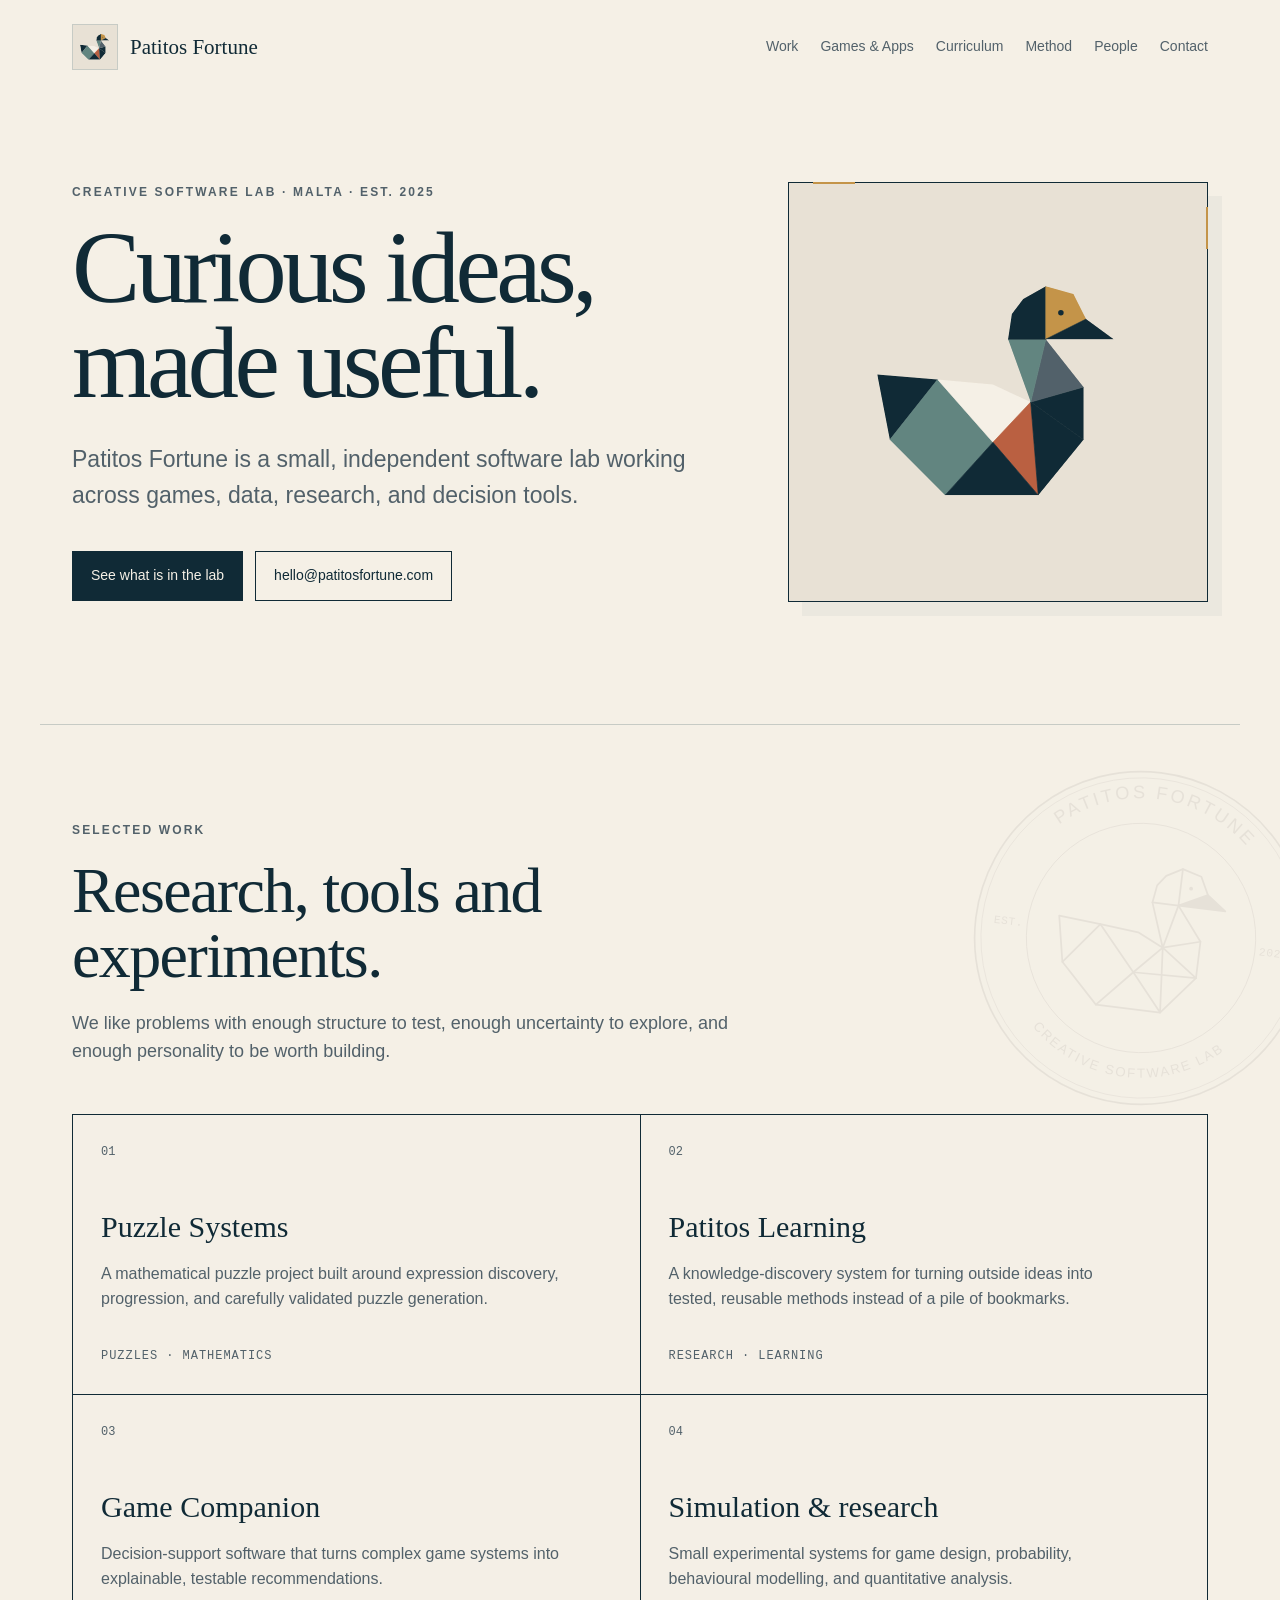
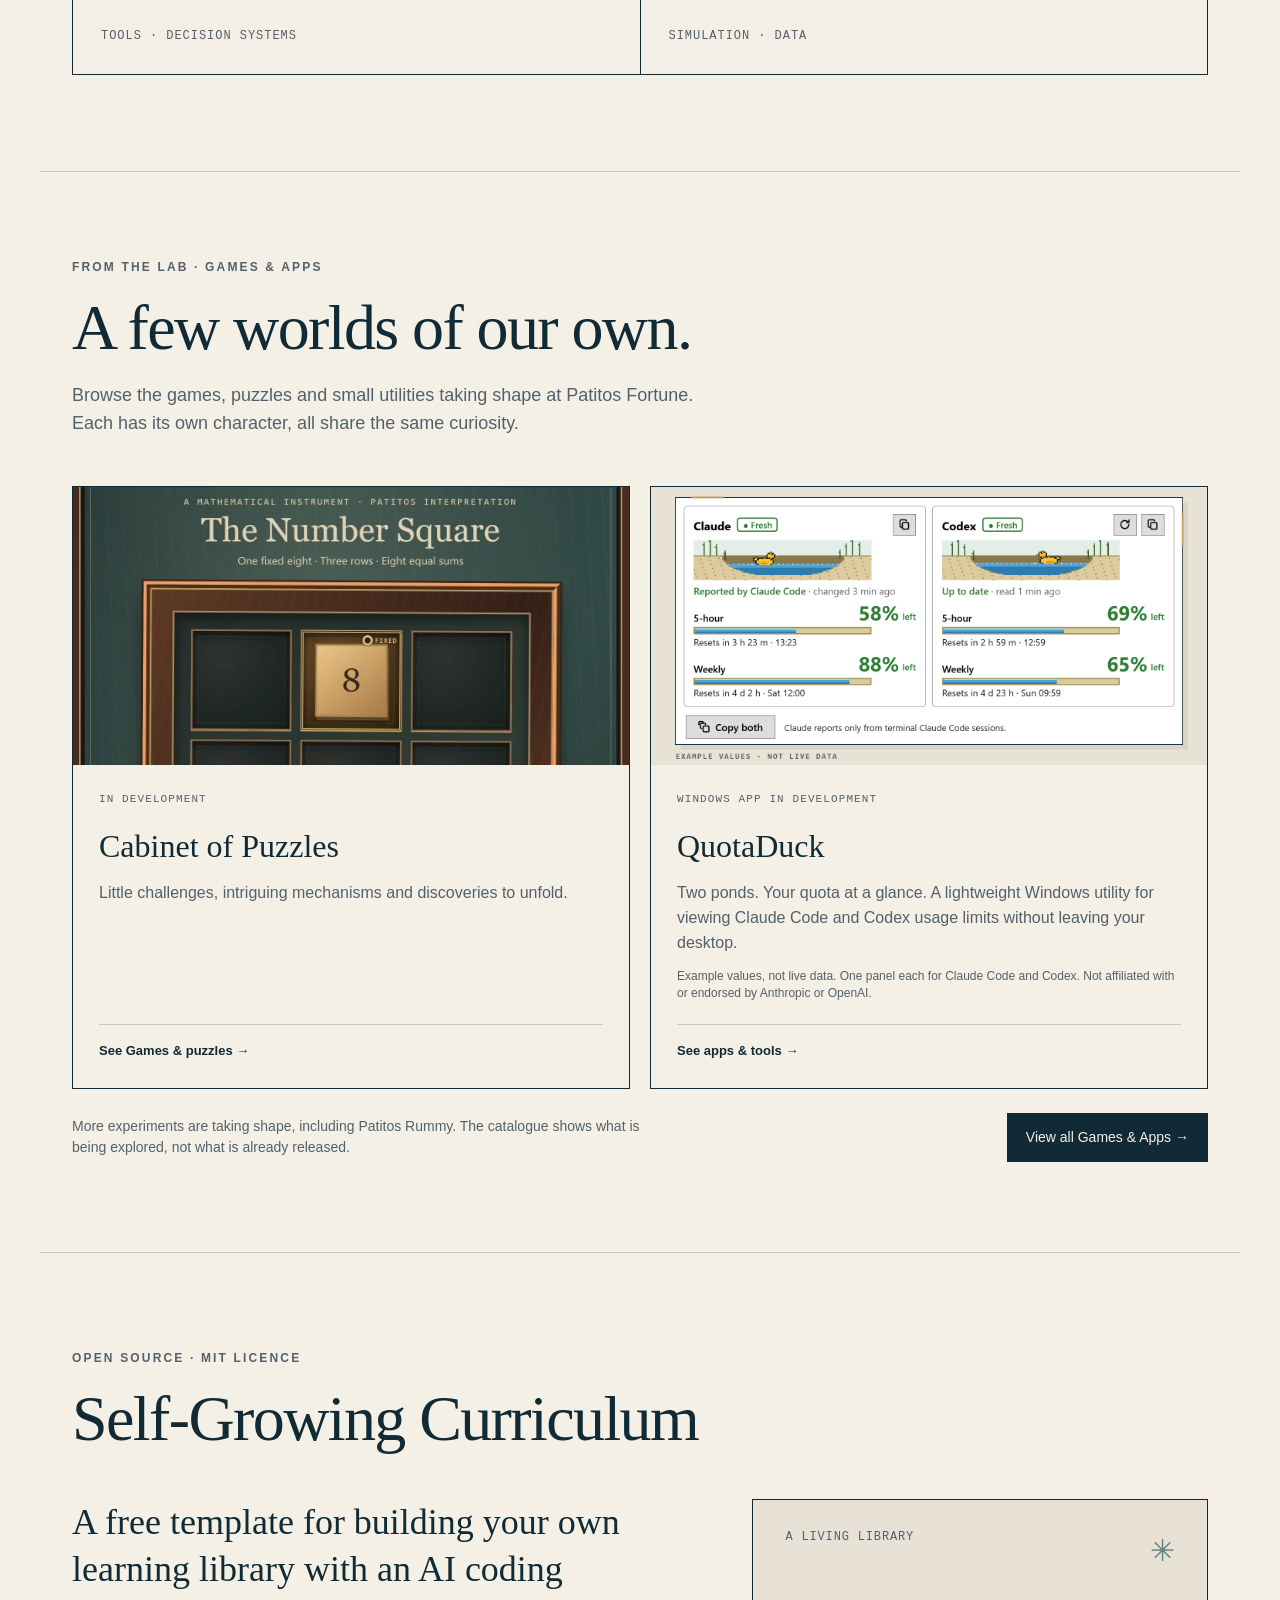
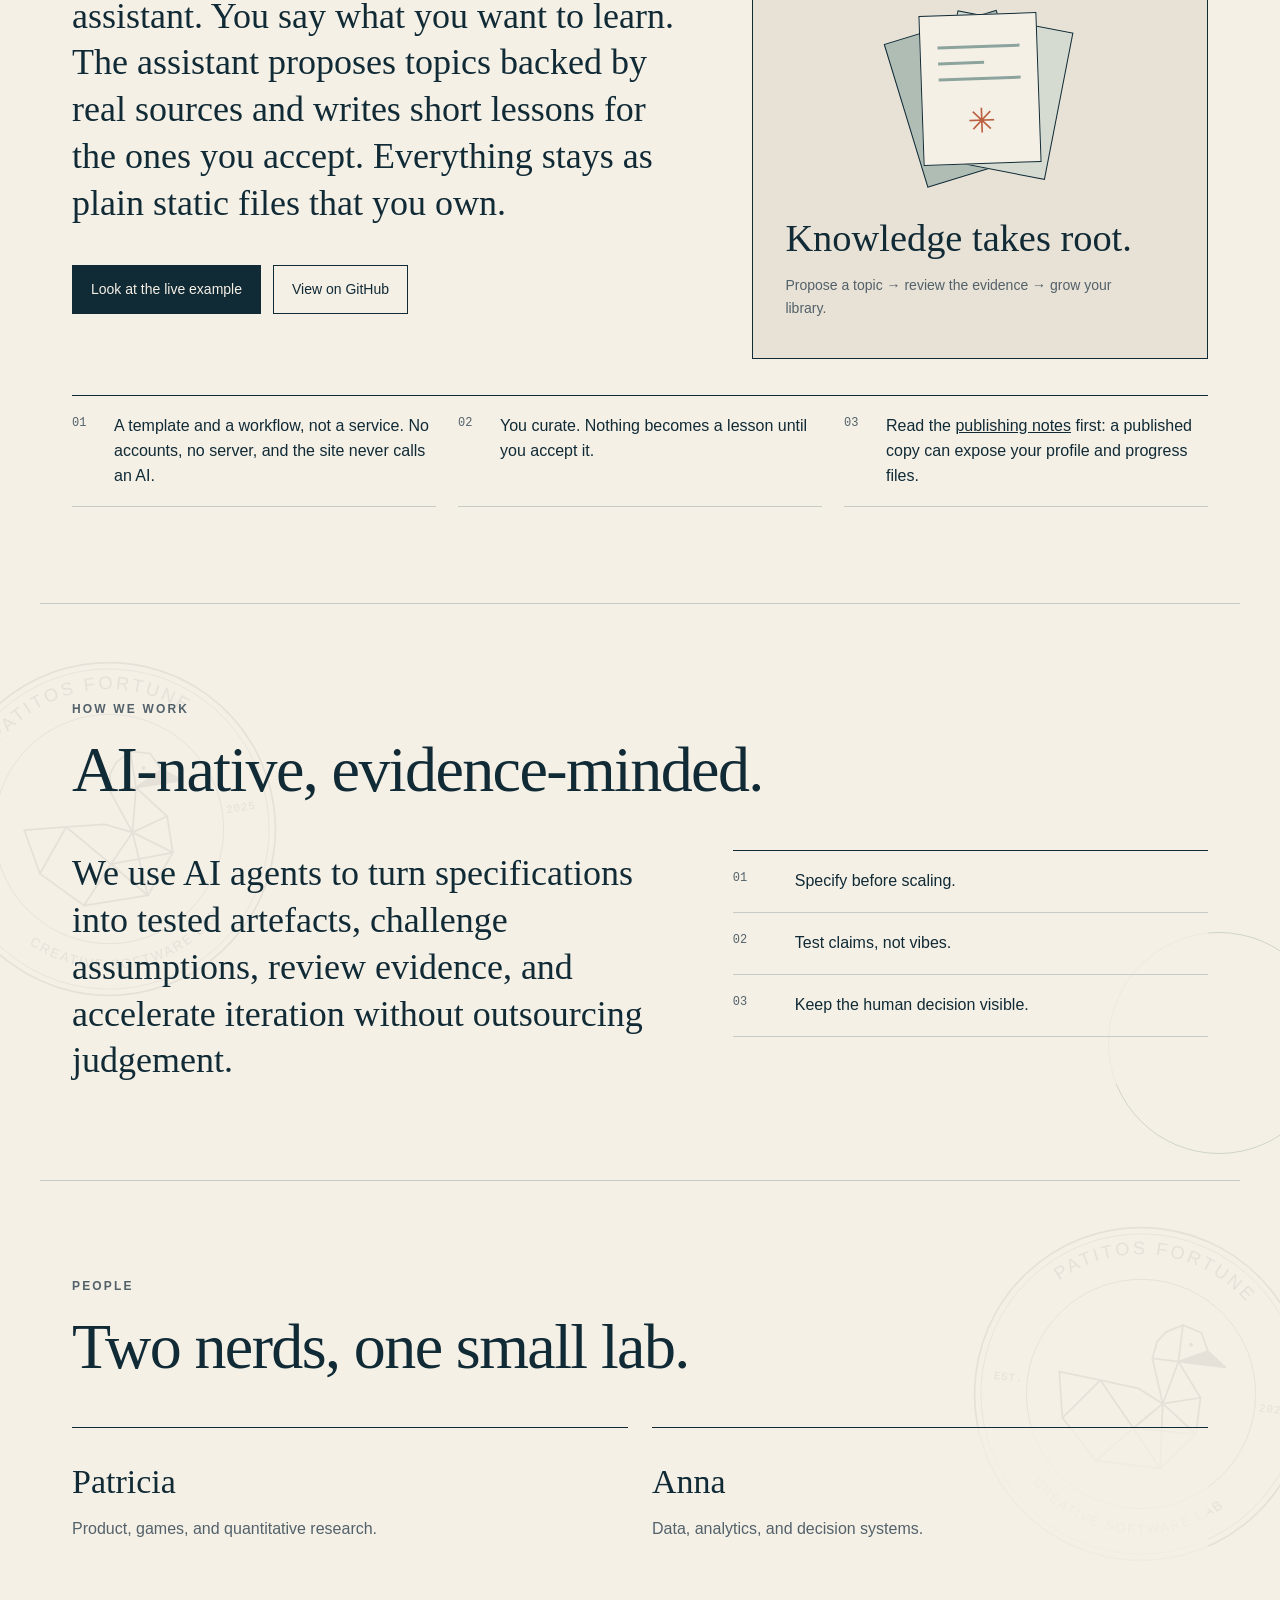
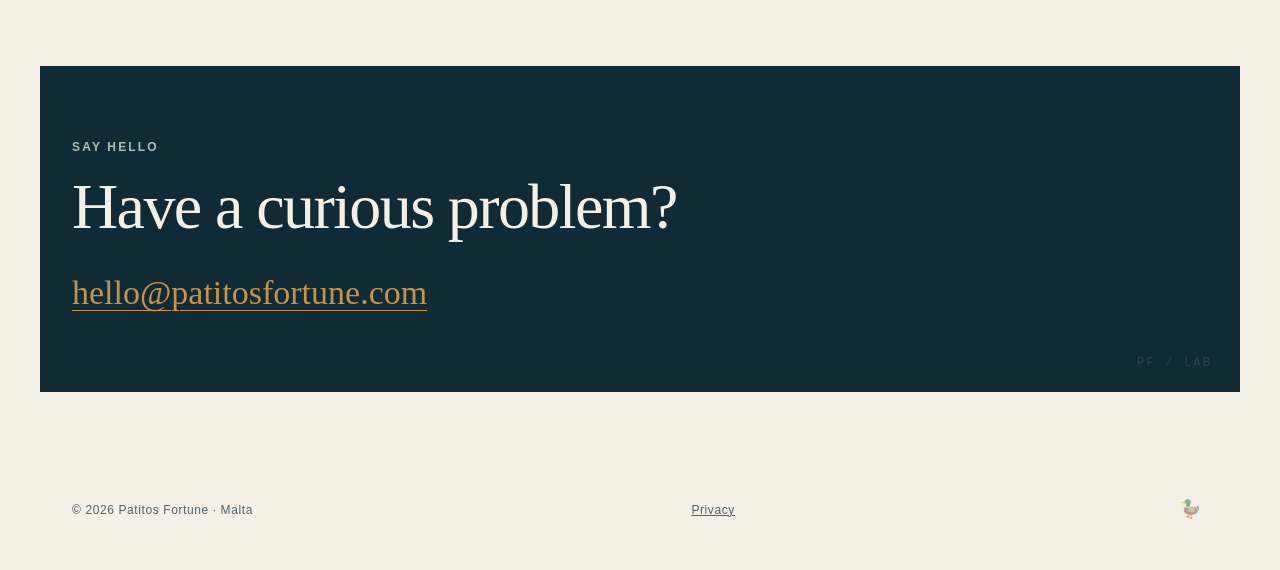
<file: index.html>
<!DOCTYPE html>
<html lang="en">
<head>
    <meta charset="UTF-8">
    <meta name="viewport" content="width=device-width, initial-scale=1.0">
    <meta name="description" content="Patitos Fortune is a small independent software lab exploring curious ideas and turning them into useful software.">
    <link rel="canonical" href="https://patitosfortune.com/">
    <meta property="og:type" content="website">
    <meta property="og:site_name" content="Patitos Fortune">
    <meta property="og:title" content="Patitos Fortune — Creative Software Lab">
    <meta property="og:description" content="Patitos Fortune is a small independent software lab exploring curious ideas and turning them into useful software.">
    <meta property="og:url" content="https://patitosfortune.com/">
    <meta name="theme-color" content="#F5F0E6">

    <title>Patitos Fortune — Creative Software Lab</title>

    <link rel="icon" href="assets/geometric-duck.svg" type="image/svg+xml">
    <link rel="stylesheet" href="style.css">
</head>

<body>
    <a class="skip-link" href="#top">Skip to content</a>

    <header class="site-header">
        <a class="brand" href="#top" aria-label="Patitos Fortune home">
            <span class="brand-mark">
                <img src="assets/geometric-duck.svg" alt="" width="48" height="48">
            </span>
            <span>Patitos Fortune</span>
        </a>

        <nav aria-label="Primary navigation">
            <a href="#work">Work</a>
            <a href="games/">Games &amp; Apps</a>
            <a href="#curriculum">Curriculum</a>
            <a href="#method">Method</a>
            <a href="#people">People</a>
            <a href="mailto:hello@patitosfortune.com">Contact</a>
        </nav>
    </header>

    <main id="top">
        <section class="hero">
            <div class="hero-copy">
                <p class="eyebrow">Creative Software Lab · Malta · Est. 2025</p>

                <h1>Curious ideas,<br>made useful.</h1>

                <p class="lede">
                    Patitos Fortune is a small, independent software lab working across
                    games, data, research, and decision tools.
                </p>

                <div class="hero-actions">
                    <a class="button primary" href="#work">See what is in the lab</a>
                    <a class="button secondary" href="mailto:hello@patitosfortune.com">hello@patitosfortune.com</a>
                </div>
            </div>

            <div class="hero-mark" aria-hidden="true">
                <img src="assets/geometric-duck.svg" alt="" width="320" height="320">
            </div>
        </section>

        <section class="section section-branded" id="work">
            <img class="section-stamp" src="assets/round-stamp.svg" alt="" aria-hidden="true">

            <div class="section-heading">
                <p class="eyebrow">Selected work</p>
                <h2>Research, tools and experiments.</h2>
                <p>
                    We like problems with enough structure to test, enough uncertainty to explore,
                    and enough personality to be worth building.
                </p>
            </div>

            <div class="project-grid">
                <article class="project-card">
                    <span class="project-index">01</span>
                    <h3>Puzzle Systems</h3>
                    <p>
                        A mathematical puzzle project built around expression discovery,
                        progression, and carefully validated puzzle generation.
                    </p>
                    <span class="project-tag">Puzzles · Mathematics</span>
                </article>

                <article class="project-card">
                    <span class="project-index">02</span>
                    <h3>Patitos Learning</h3>
                    <p>
                        A knowledge-discovery system for turning outside ideas into
                        tested, reusable methods instead of a pile of bookmarks.
                    </p>
                    <span class="project-tag">Research · Learning</span>
                </article>

                <article class="project-card">
                    <span class="project-index">03</span>
                    <h3>Game Companion</h3>
                    <p>
                        Decision-support software that turns complex game systems into
                        explainable, testable recommendations.
                    </p>
                    <span class="project-tag">Tools · Decision systems</span>
                </article>

                <article class="project-card">
                    <span class="project-index">04</span>
                    <h3>Simulation &amp; research</h3>
                    <p>
                        Small experimental systems for game design, probability,
                        behavioural modelling, and quantitative analysis.
                    </p>
                    <span class="project-tag">Simulation · Data</span>
                </article>
            </div>
        </section>

        <section class="section product-feature" id="products" aria-labelledby="product-feature-title">
            <div class="section-heading">
                <p class="eyebrow">From the lab · Games &amp; apps</p>
                <h2 id="product-feature-title">A few worlds of our own.</h2>
                <p>
                    Browse the games, puzzles and small utilities taking shape at Patitos Fortune.
                    Each has its own character, all share the same curiosity.
                </p>
            </div>

            <div class="feature-grid">
                <a class="feature-card" href="games/#games">
                    <div class="feature-art">
                        <img src="assets/projects/cabinet-of-puzzles/cabinet-number-square-660x330.webp"
                             srcset="assets/projects/cabinet-of-puzzles/cabinet-number-square-660x330.webp 660w, assets/projects/cabinet-of-puzzles/cabinet-number-square-1320x660.webp 1320w"
                             sizes="(max-width: 560px) 100vw, (max-width: 1200px) 50vw, 560px"
                             width="1320" height="660" loading="lazy" decoding="async" alt="">
                    </div>
                    <div class="feature-body">
                        <span class="feature-meta">In development</span>
                        <h3>Cabinet of Puzzles</h3>
                        <p>Little challenges, intriguing mechanisms and discoveries to unfold.</p>
                        <span class="feature-action">See Games &amp; puzzles <span aria-hidden="true">→</span></span>
                    </div>
                </a>

                <a class="feature-card" href="games/#tools">
                    <div class="feature-art feature-art-panel">
                        <picture>
                            <source media="(max-width: 560px)"
                                    srcset="assets/projects/quotaduck/quotaduck-flyout-panel-700x583.png"
                                    width="700" height="583">
                            <img src="assets/projects/quotaduck/quotaduck-flyout-framed-720x360.png"
                                 srcset="assets/projects/quotaduck/quotaduck-flyout-framed-720x360.png 720w, assets/projects/quotaduck/quotaduck-flyout-framed-1440x720.png 1440w"
                                 sizes="(max-width: 1200px) 50vw, 560px"
                                 width="1440" height="720" loading="lazy" decoding="async"
                                 alt="Preview of the QuotaDuck window with example values: a pond, remaining-usage percentages, bars and reset times for each provider.">
                        </picture>
                    </div>
                    <div class="feature-body">
                        <span class="feature-meta">Windows app in development</span>
                        <h3>QuotaDuck</h3>
                        <p>Two ponds. Your quota at a glance. A lightweight Windows utility for viewing Claude Code and Codex usage limits without leaving your desktop.</p>
                        <p class="feature-note">Example values, not live data. One panel each for Claude Code and Codex. Not affiliated with or endorsed by Anthropic or OpenAI.</p>
                        <span class="feature-action">See apps &amp; tools <span aria-hidden="true">→</span></span>
                    </div>
                </a>
            </div>

            <div class="feature-footer">
                <p>
                    More experiments are taking shape, including Patitos Rummy. The catalogue shows
                    what is being explored, not what is already released.
                </p>
                <a class="button primary" href="games/">View all Games &amp; Apps <span aria-hidden="true">&nbsp;→</span></a>
            </div>
        </section>

        <section class="section section-branded method curriculum-section" id="curriculum">
            <div class="section-heading">
                <p class="eyebrow">Open source · MIT licence</p>
                <h2>Self-Growing Curriculum</h2>
            </div>

            <div class="curriculum-layout">
                <div>
                    <p class="method-lede">
                        A free template for building your own learning library with an AI coding
                        assistant. You say what you want to learn. The assistant proposes topics
                        backed by real sources and writes short lessons for the ones you accept.
                        Everything stays as plain static files that you own.
                    </p>

                    <div class="hero-actions">
                        <a class="button primary" href="https://patitosfortune.github.io/self-growing-personal-curriculum/" rel="noopener">Look at the live example</a>
                        <a class="button secondary" href="https://github.com/PatitosFortune/self-growing-personal-curriculum" rel="noopener">View on GitHub</a>
                    </div>
                </div>

                <div class="curriculum-art">
                    <div class="curriculum-art-header">
                        <span class="curriculum-overline">A living library</span>
                        <span class="curriculum-leaf" aria-hidden="true">✳</span>
                    </div>
                    <div class="curriculum-motif" aria-hidden="true">
                        <span class="motif-page page-back"></span>
                        <span class="motif-page page-middle"></span>
                        <span class="motif-page page-front">
                            <span class="motif-rule"></span>
                            <span class="motif-rule short"></span>
                            <span class="motif-rule"></span>
                            <span class="motif-seed">✳</span>
                        </span>
                    </div>
                    <p class="curriculum-art-title">Knowledge takes root.</p>
                    <p class="curriculum-art-subtitle">Propose a topic <span aria-hidden="true">→</span> review the evidence <span aria-hidden="true">→</span> grow your library.</p>
                </div>

                <div class="method-notes" aria-label="What to expect">
                    <div>
                        <span>01</span>
                        <p>A template and a workflow, not a service. No accounts, no server, and the site never calls an AI.</p>
                    </div>
                    <div>
                        <span>02</span>
                        <p>You curate. Nothing becomes a lesson until you accept it.</p>
                    </div>
                    <div>
                        <span>03</span>
                        <p>Read the <a href="https://github.com/PatitosFortune/self-growing-personal-curriculum/blob/main/docs/publishing.md" rel="noopener">publishing notes</a> first: a published copy can expose your profile and progress files.</p>
                    </div>
                </div>
            </div>
        </section>

        <section class="section section-branded method" id="method">
            <img class="section-stamp section-stamp-left" src="assets/round-stamp.svg" alt="" aria-hidden="true">

            <div class="section-heading">
                <p class="eyebrow">How we work</p>
                <h2>AI-native, evidence-minded.</h2>
            </div>

            <div class="method-layout">
                <p class="method-lede">
                    We use AI agents to turn specifications into tested artefacts,
                    challenge assumptions, review evidence, and accelerate iteration
                    without outsourcing judgement.
                </p>

                <div class="method-notes" aria-label="Working principles">
                    <div>
                        <span>01</span>
                        <p>Specify before scaling.</p>
                    </div>
                    <div>
                        <span>02</span>
                        <p>Test claims, not vibes.</p>
                    </div>
                    <div>
                        <span>03</span>
                        <p>Keep the human decision visible.</p>
                    </div>
                </div>
            </div>
        </section>

        <section class="section section-branded people" id="people">
            <img class="section-stamp" src="assets/round-stamp.svg" alt="" aria-hidden="true">

            <div class="section-heading">
                <p class="eyebrow">People</p>
                <h2>Two nerds, one small lab.</h2>
            </div>

            <div class="people-grid">
                <article>
                    <h3>Patricia</h3>
                    <p>Product, games, and quantitative research.</p>
                </article>

                <article>
                    <h3>Anna</h3>
                    <p>Data, analytics, and decision systems.</p>
                </article>
            </div>
        </section>

        <section class="contact-band">
            <p class="eyebrow">Say hello</p>
            <h2>Have a curious problem?</h2>
            <a href="mailto:hello@patitosfortune.com">hello@patitosfortune.com</a>
        </section>
    </main>

    <footer>
        <span>© 2026 Patitos Fortune · Malta</span>
        <a href="privacy/">Privacy</a>
        <a class="hatch-link" href="hatch/" aria-label="Visit the original Patitos Fortune launch page" title="The original hatchling">🦆</a>
    </footer>

    <!-- Cloudflare Web Analytics -->
    <script
        type="module"
        src="https://static.cloudflareinsights.com/beacon.min.js"
        data-cf-beacon='{"token": "70a8d113a5ee4e5bb79f6a483252250e"}'>
    </script>
    <!-- End Cloudflare Web Analytics -->
</body>
</html>
</file>
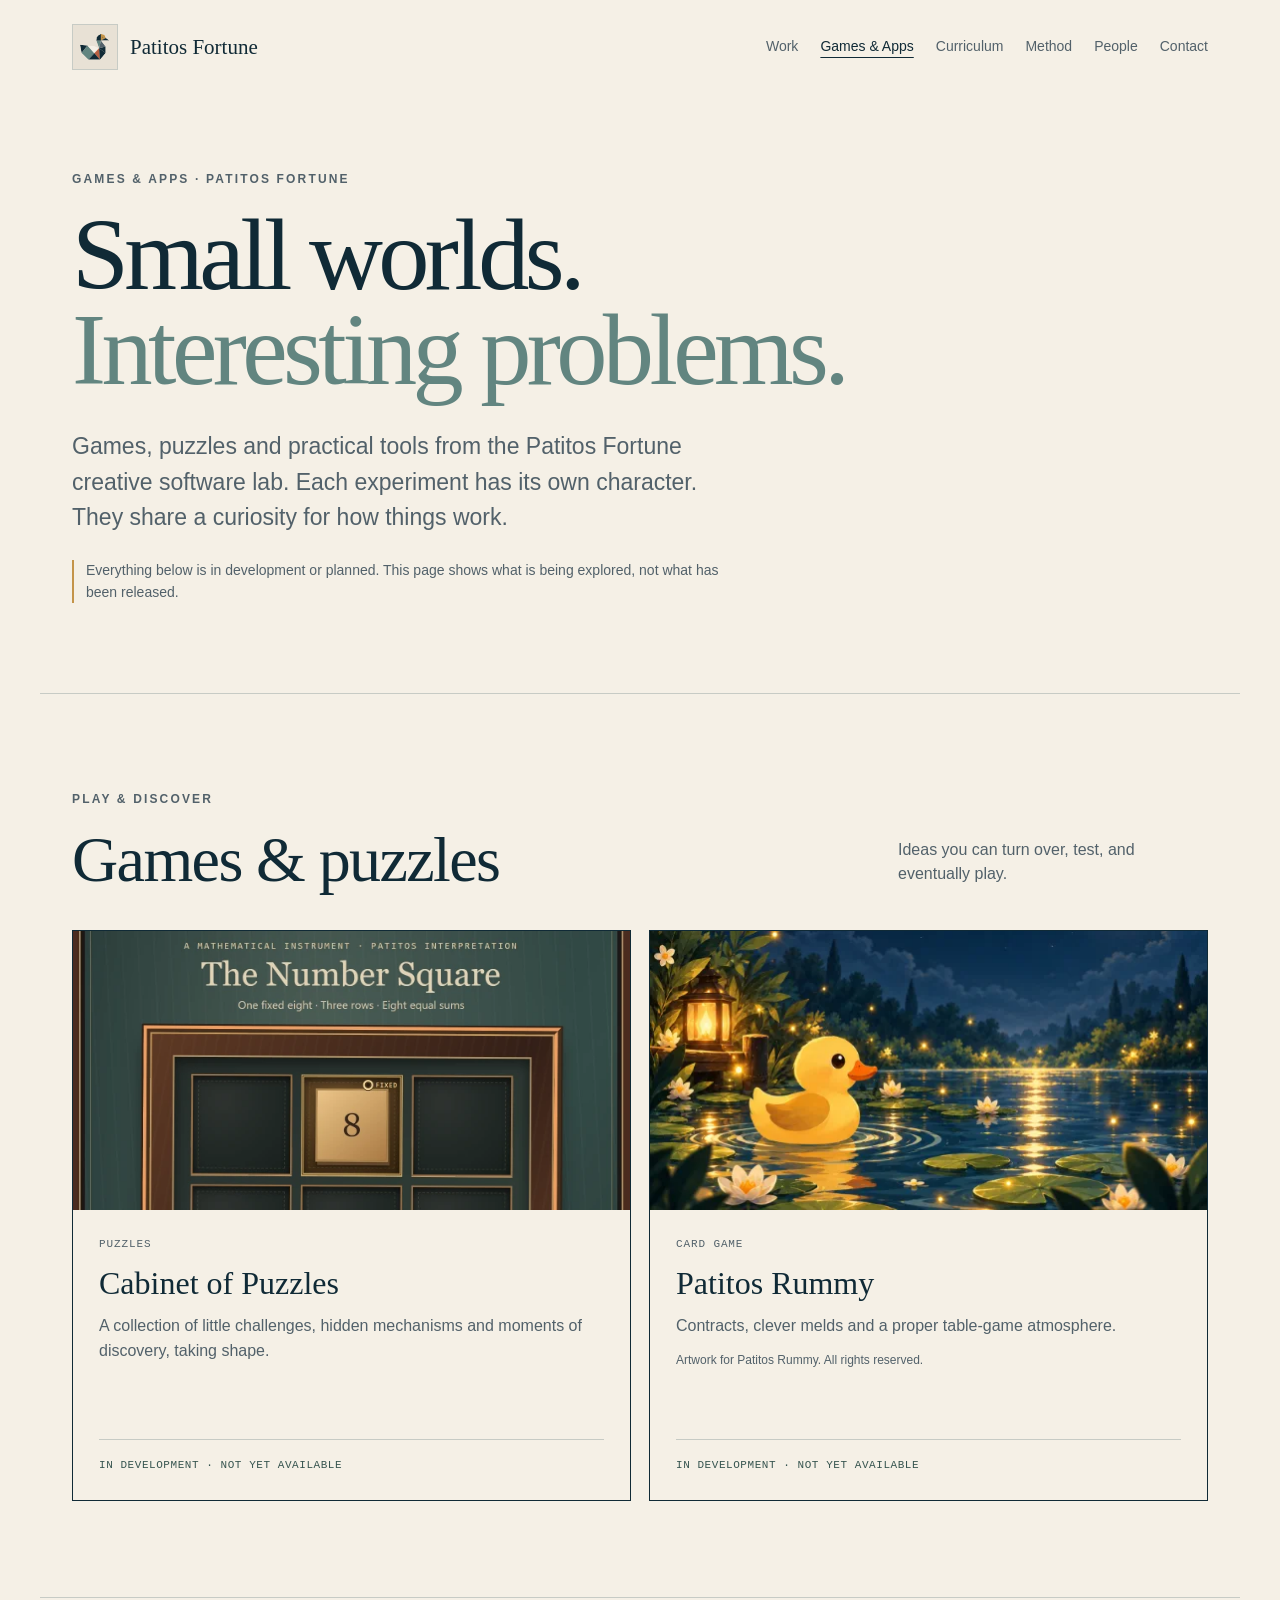
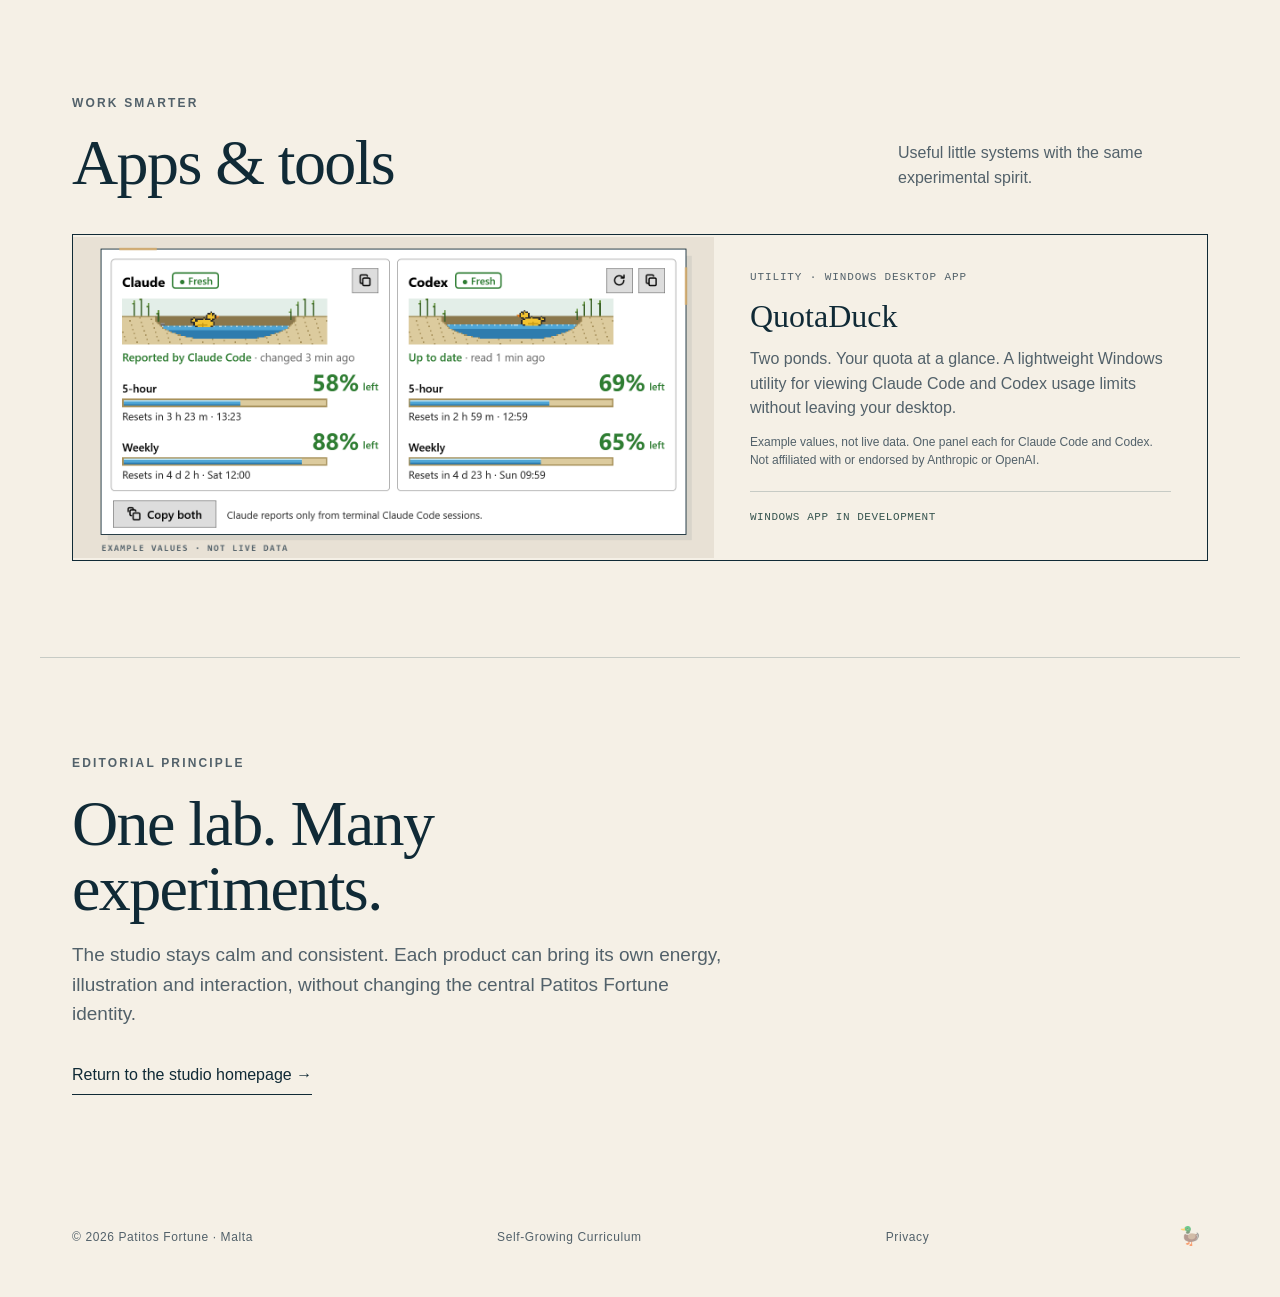
<file: games/index.html>
<!DOCTYPE html>
<html lang="en">
<head>
    <meta charset="UTF-8">
    <meta name="viewport" content="width=device-width, initial-scale=1.0">
    <meta name="description" content="Games, puzzles and practical tools from the Patitos Fortune creative software lab.">
    <link rel="canonical" href="https://patitosfortune.com/games/">
    <meta property="og:type" content="website">
    <meta property="og:site_name" content="Patitos Fortune">
    <meta property="og:title" content="Games &amp; Apps — Patitos Fortune">
    <meta property="og:description" content="Games, puzzles and practical tools from the Patitos Fortune creative software lab.">
    <meta property="og:url" content="https://patitosfortune.com/games/">
    <meta name="theme-color" content="#F5F0E6">

    <title>Games &amp; Apps — Patitos Fortune</title>

    <link rel="icon" href="../assets/geometric-duck.svg" type="image/svg+xml">
    <link rel="stylesheet" href="../style.css">
    <link rel="stylesheet" href="catalogue.css">
</head>

<body>
    <a class="skip-link" href="#main">Skip to content</a>

    <header class="site-header">
        <a class="brand" href="../" aria-label="Patitos Fortune home">
            <span class="brand-mark">
                <img src="../assets/geometric-duck.svg" alt="" width="48" height="48">
            </span>
            <span>Patitos Fortune</span>
        </a>

        <nav aria-label="Primary navigation">
            <a href="../#work">Work</a>
            <a href="./" aria-current="page">Games &amp; Apps</a>
            <a href="../#curriculum">Curriculum</a>
            <a href="../#method">Method</a>
            <a href="../#people">People</a>
            <a href="mailto:hello@patitosfortune.com">Contact</a>
        </nav>
    </header>

    <main id="main">
        <section class="catalogue-intro">
            <p class="eyebrow">Games &amp; apps · Patitos Fortune</p>
            <h1>Small worlds.<br><em>Interesting problems.</em></h1>
            <p class="lede">
                Games, puzzles and practical tools from the Patitos Fortune creative software lab.
                Each experiment has its own character. They share a curiosity for how things work.
            </p>
            <p class="caution">
                Everything below is in development or planned. This page shows what is being
                explored, not what has been released.
            </p>
        </section>

        <section class="section catalogue" id="games" aria-labelledby="games-heading">
            <div class="section-title">
                <div>
                    <p class="eyebrow">Play &amp; discover</p>
                    <h2 id="games-heading">Games &amp; puzzles</h2>
                </div>
                <p>Ideas you can turn over, test, and eventually play.</p>
            </div>

            <div class="catalogue-grid">
                <article class="product">
                    <div class="art">
                        <img src="../assets/projects/cabinet-of-puzzles/cabinet-number-square-660x330.webp"
                             srcset="../assets/projects/cabinet-of-puzzles/cabinet-number-square-660x330.webp 660w, ../assets/projects/cabinet-of-puzzles/cabinet-number-square-1320x660.webp 1320w"
                             sizes="(max-width: 600px) 100vw, (max-width: 1200px) 50vw, 560px"
                             width="1320" height="660" loading="lazy" decoding="async"
                             alt="Concept illustration of an antique-style puzzle board titled The Number Square, with a fixed number eight tile in its top row.">
                    </div>
                    <div class="product-info">
                        <p class="meta">Puzzles</p>
                        <h3>Cabinet of Puzzles</h3>
                        <p>A collection of little challenges, hidden mechanisms and moments of discovery, taking shape.</p>
                        <span class="status">In development · Not yet available</span>
                    </div>
                </article>

                <article class="product">
                    <div class="art">
                        <img src="../assets/projects/patitos-rummy/rummy-welcome-duck-560x280.webp"
                             srcset="../assets/projects/patitos-rummy/rummy-welcome-duck-560x280.webp 560w, ../assets/projects/patitos-rummy/rummy-welcome-duck-1120x560.webp 1120w"
                             sizes="(max-width: 600px) 100vw, (max-width: 1200px) 50vw, 560px"
                             width="1120" height="560" loading="lazy" decoding="async"
                             alt="Illustration of a golden duck on a moonlit pond beside a glowing lantern and water lilies.">
                    </div>
                    <div class="product-info">
                        <p class="meta">Card game</p>
                        <h3>Patitos Rummy</h3>
                        <p>Contracts, clever melds and a proper table-game atmosphere.</p>
                        <p class="art-credit">Artwork for Patitos Rummy. All rights reserved.</p>
                        <span class="status">In development · Not yet available</span>
                    </div>
                </article>
            </div>
        </section>

        <section class="section catalogue" id="tools" aria-labelledby="tools-heading">
            <div class="section-title">
                <div>
                    <p class="eyebrow">Work smarter</p>
                    <h2 id="tools-heading">Apps &amp; tools</h2>
                </div>
                <p>Useful little systems with the same experimental spirit.</p>
            </div>

            <article class="tool-card">
                <div class="tool-art">
                    <picture>
                        <source media="(max-width: 600px)"
                                srcset="../assets/projects/quotaduck/quotaduck-flyout-panel-700x583.png"
                                width="700" height="583">
                        <img src="../assets/projects/quotaduck/quotaduck-flyout-framed-720x360.png"
                             srcset="../assets/projects/quotaduck/quotaduck-flyout-framed-720x360.png 720w, ../assets/projects/quotaduck/quotaduck-flyout-framed-1440x720.png 1440w"
                             sizes="(max-width: 1000px) 100vw, 640px"
                             width="1440" height="720" loading="lazy" decoding="async"
                             alt="Preview of the QuotaDuck window with example values: a pond, remaining-usage percentages, bars and reset times for each provider.">
                    </picture>
                </div>
                <div class="tool-content">
                    <p class="meta">Utility · Windows desktop app</p>
                    <h3>QuotaDuck</h3>
                    <p>
                        Two ponds. Your quota at a glance. A lightweight Windows utility for viewing
                        Claude Code and Codex usage limits without leaving your desktop.
                    </p>
                    <p class="art-credit">Example values, not live data. One panel each for Claude Code and Codex. Not affiliated with or endorsed by Anthropic or OpenAI.</p>
                    <span class="status">Windows app in development</span>
                </div>
            </article>
        </section>

        <section class="section catalogue-notes">
            <p class="eyebrow">Editorial principle</p>
            <h2>One lab. Many experiments.</h2>
            <p>
                The studio stays calm and consistent. Each product can bring its own energy,
                illustration and interaction, without changing the central Patitos Fortune identity.
            </p>
            <a href="../">Return to the studio homepage <span aria-hidden="true">→</span></a>
        </section>
    </main>

    <footer>
        <span>© 2026 Patitos Fortune · Malta</span>
        <a href="../#curriculum">Self-Growing Curriculum</a>
        <a href="../privacy/">Privacy</a>
        <a class="hatch-link" href="../hatch/" aria-label="Visit the original Patitos Fortune launch page" title="The original hatchling">🦆</a>
    </footer>

    <!-- Cloudflare Web Analytics -->
    <script
        type="module"
        src="https://static.cloudflareinsights.com/beacon.min.js"
        data-cf-beacon='{"token": "70a8d113a5ee4e5bb79f6a483252250e"}'>
    </script>
    <!-- End Cloudflare Web Analytics -->
</body>
</html>
</file>
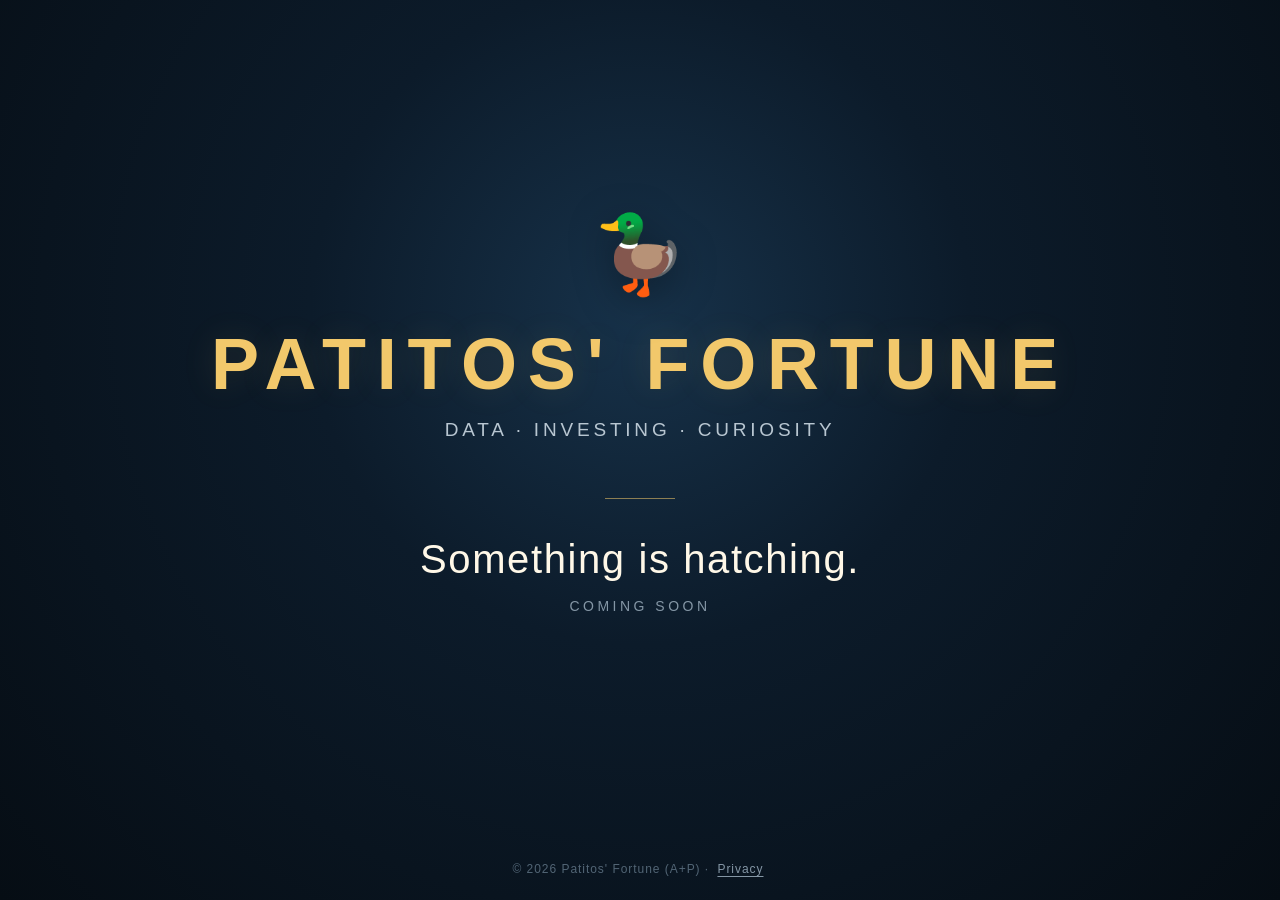
<file: hatch/index.html>
<!DOCTYPE html>
<html lang="en">
<head>
    <meta charset="UTF-8">
    <meta name="viewport" content="width=device-width, initial-scale=1.0">

    <title>Patitos' Fortune</title>

    <link rel="stylesheet" href="style.css">
</head>

<body>

    <main class="landing">

        <div class="duck">🦆</div>

        <h1>PATITOS' FORTUNE</h1>

        <p class="tagline">
            Data · Investing · Curiosity
        </p>

        <div class="divider"></div>

        <h2>Something is hatching.</h2>

        <p class="coming-soon">
            Coming soon
        </p>

    </main>

    <footer>
        © 2026 Patitos' Fortune (A+P) · <a href="../privacy/">Privacy</a>
    </footer>

    <!-- Cloudflare Web Analytics -->
    <script
        type="module"
        src="https://static.cloudflareinsights.com/beacon.min.js"
        data-cf-beacon='{"token": "70a8d113a5ee4e5bb79f6a483252250e"}'>
    </script>
    <!-- End Cloudflare Web Analytics -->

</body>
</html>
</file>
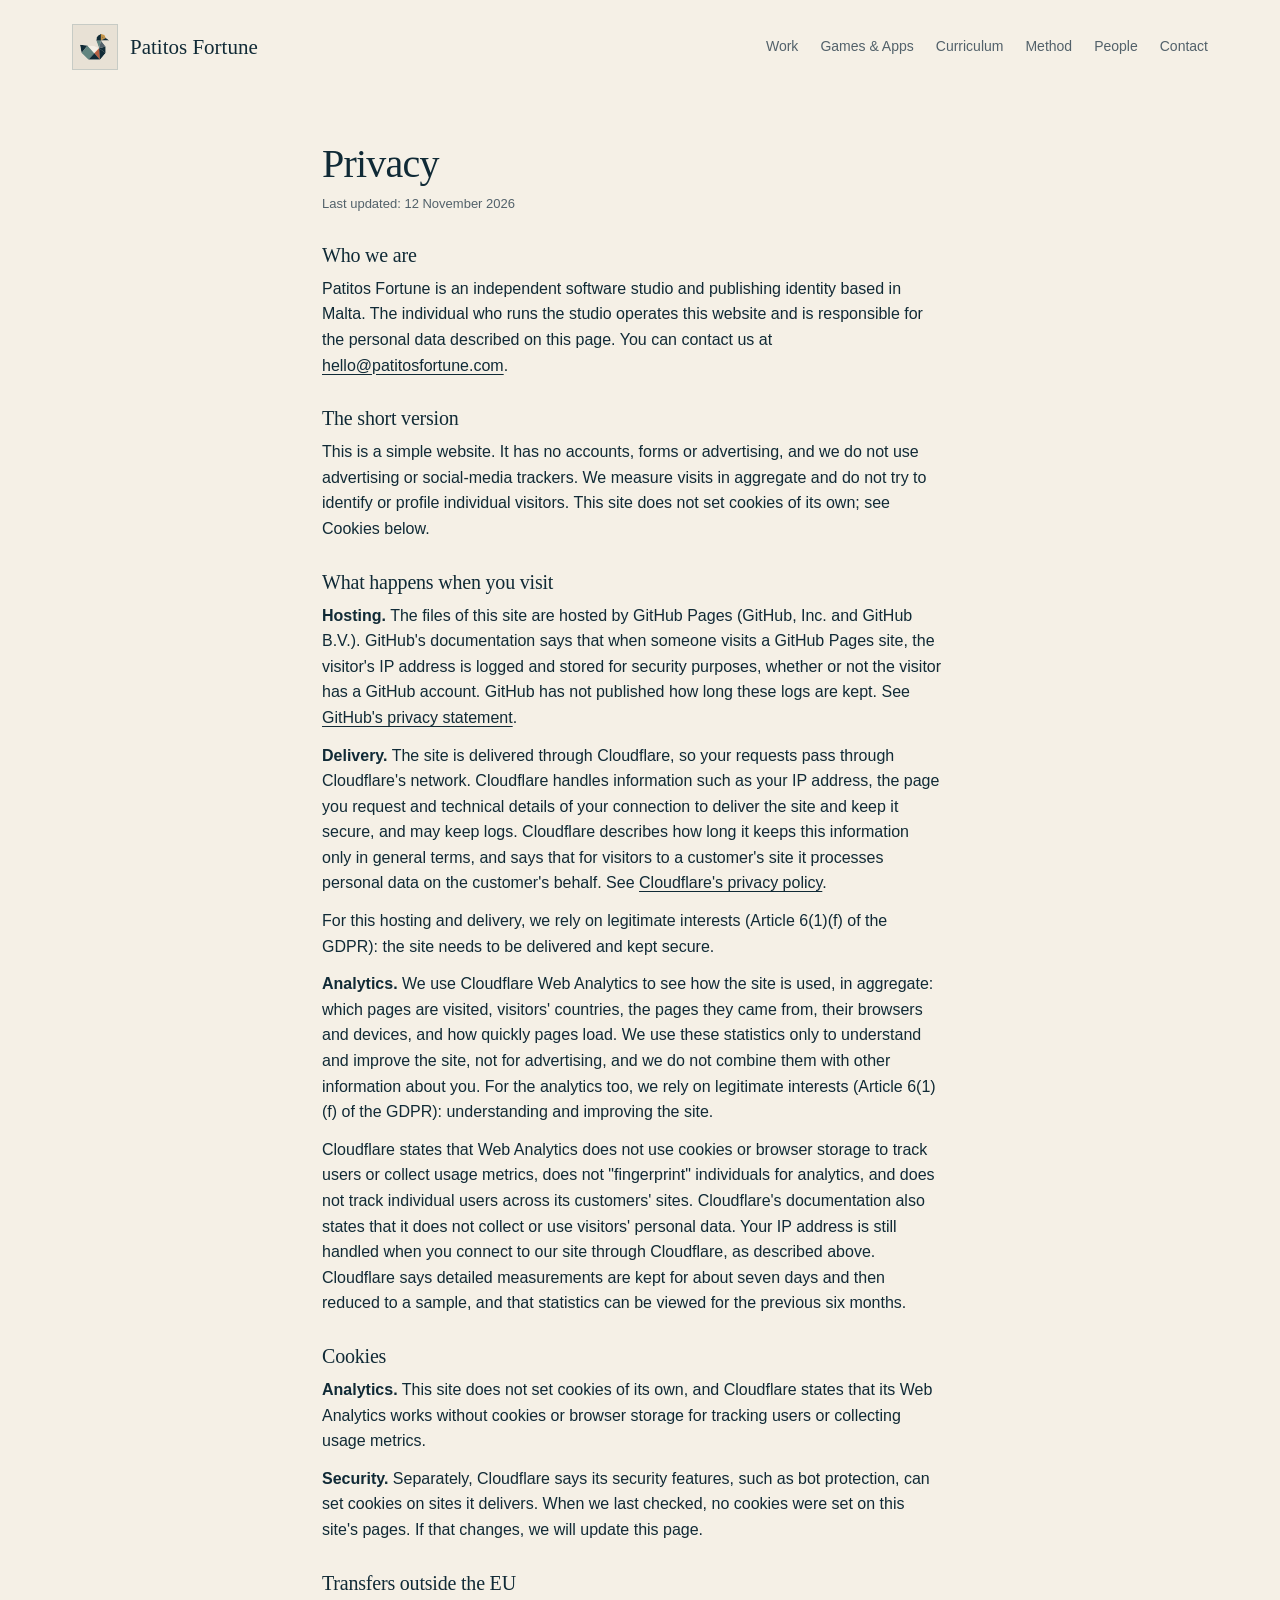
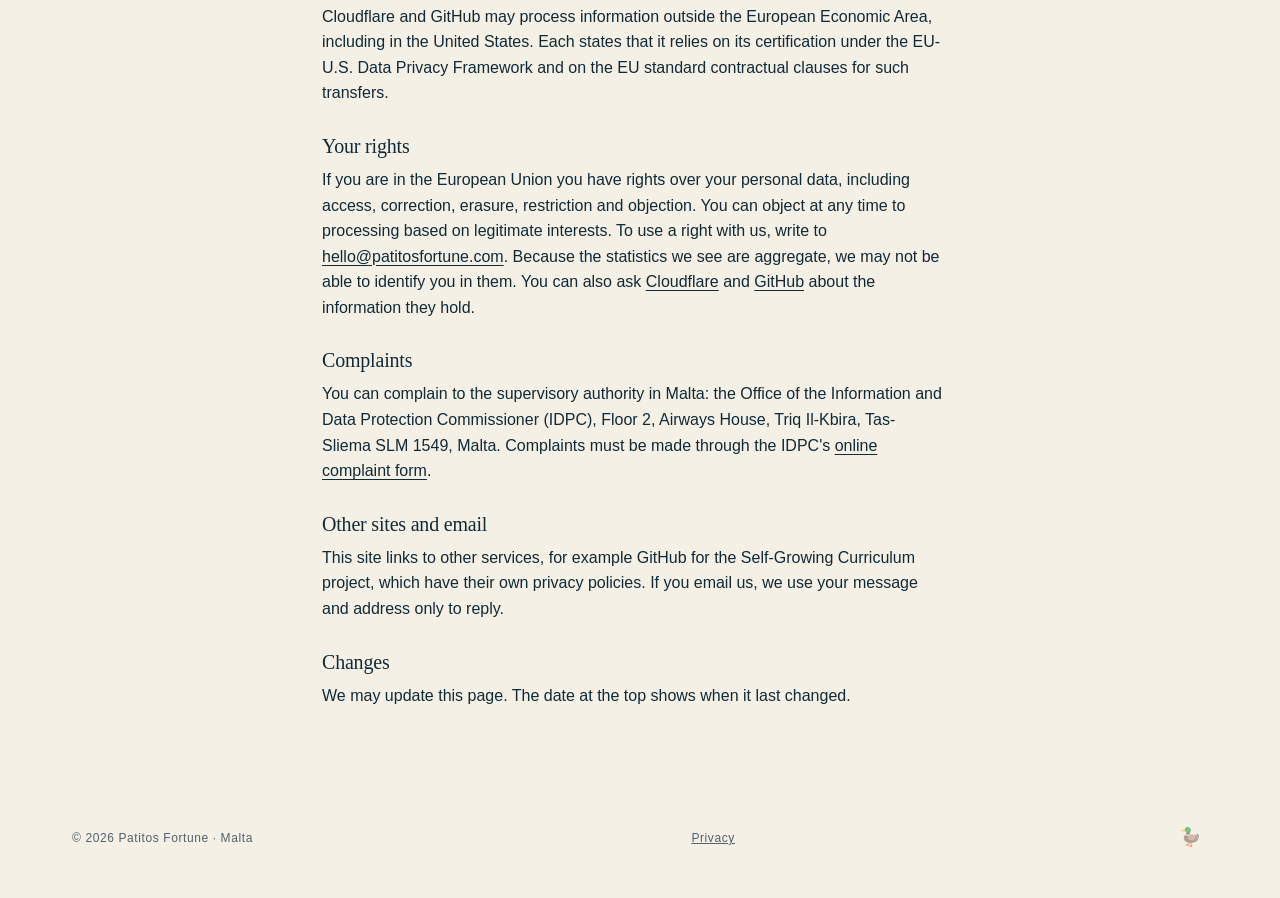
<file: privacy/index.html>
<!DOCTYPE html>
<html lang="en">
<head>
    <meta charset="UTF-8">
    <meta name="viewport" content="width=device-width, initial-scale=1.0">
    <meta name="description" content="How patitosfortune.com handles information about its visitors.">
    <link rel="canonical" href="https://patitosfortune.com/privacy/">
    <meta property="og:type" content="website">
    <meta property="og:site_name" content="Patitos Fortune">
    <meta property="og:title" content="Privacy — Patitos Fortune">
    <meta property="og:description" content="How patitosfortune.com handles information about its visitors.">
    <meta property="og:url" content="https://patitosfortune.com/privacy/">
    <meta name="theme-color" content="#F5F0E6">

    <title>Privacy — Patitos Fortune</title>

    <link rel="icon" href="../assets/geometric-duck.svg" type="image/svg+xml">
    <link rel="stylesheet" href="../style.css">
    <link rel="stylesheet" href="privacy.css">
</head>

<body>
    <a class="skip-link" href="#main">Skip to content</a>

    <header class="site-header">
        <a class="brand" href="../" aria-label="Patitos Fortune home">
            <span class="brand-mark">
                <img src="../assets/geometric-duck.svg" alt="" width="48" height="48">
            </span>
            <span>Patitos Fortune</span>
        </a>

        <nav aria-label="Primary navigation">
            <a href="../#work">Work</a>
            <a href="../games/">Games &amp; Apps</a>
            <a href="../#curriculum">Curriculum</a>
            <a href="../#method">Method</a>
            <a href="../#people">People</a>
            <a href="mailto:hello@patitosfortune.com">Contact</a>
        </nav>
    </header>

    <main id="main">
        <article class="privacy">
            <h1>Privacy</h1>
            <p class="updated">Last updated: 12 November 2026</p>

            <h2>Who we are</h2>
            <p>
                Patitos Fortune is an independent software studio and publishing identity based in Malta.
                The individual who runs the studio operates this website and is responsible for the personal data
                described on this page. You can contact us at
                <a href="mailto:hello@patitosfortune.com">hello@patitosfortune.com</a>.
            </p>

            <h2>The short version</h2>
            <p>
                This is a simple website. It has no accounts, forms or advertising, and we do not use advertising
                or social-media trackers. We measure visits in aggregate and do not try to identify or profile
                individual visitors. This site does not set cookies of its own; see Cookies below.
            </p>

            <h2>What happens when you visit</h2>
            <p>
                <strong>Hosting.</strong> The files of this site are hosted by GitHub Pages (GitHub, Inc. and GitHub B.V.).
                GitHub's documentation says that when someone visits a GitHub Pages site, the visitor's IP address is
                logged and stored for security purposes, whether or not the visitor has a GitHub account. GitHub has not
                published how long these logs are kept. See
                <a href="https://docs.github.com/en/site-policy/privacy-policies/github-general-privacy-statement" rel="noopener">GitHub's privacy statement</a>.
            </p>
            <p>
                <strong>Delivery.</strong> The site is delivered through Cloudflare, so your requests pass through
                Cloudflare's network. Cloudflare handles information such as your IP address, the page you request and
                technical details of your connection to deliver the site and keep it secure, and may keep logs.
                Cloudflare describes how long it keeps this information only in general terms, and says that for
                visitors to a customer's site it processes personal data on the customer's behalf. See
                <a href="https://www.cloudflare.com/privacypolicy/" rel="noopener">Cloudflare's privacy policy</a>.
            </p>
            <p>
                For this hosting and delivery, we rely on legitimate interests (Article 6(1)(f) of the GDPR): the site
                needs to be delivered and kept secure.
            </p>
            <p>
                <strong>Analytics.</strong> We use Cloudflare Web Analytics to see how the site is used, in aggregate:
                which pages are visited, visitors' countries, the pages they came from, their browsers and devices, and
                how quickly pages load. We use these statistics only to understand and improve the site, not for
                advertising, and we do not combine them with other information about you. For the analytics too, we rely
                on legitimate interests (Article 6(1)(f) of the GDPR): understanding and improving the site.
            </p>
            <p>
                Cloudflare states that Web Analytics does not use cookies or browser storage to track users or collect
                usage metrics, does not "fingerprint" individuals for analytics, and does not track individual users
                across its customers' sites. Cloudflare's documentation also states that it does not collect or use
                visitors' personal data. Your IP address is still handled when you connect to our site through
                Cloudflare, as described above. Cloudflare says detailed measurements are kept for about seven days and
                then reduced to a sample, and that statistics can be viewed for the previous six months.
            </p>

            <h2>Cookies</h2>
            <p>
                <strong>Analytics.</strong> This site does not set cookies of its own, and Cloudflare states that its
                Web Analytics works without cookies or browser storage for tracking users or collecting usage metrics.
            </p>
            <p>
                <strong>Security.</strong> Separately, Cloudflare says its security features, such as bot protection,
                can set cookies on sites it delivers. When we last checked, no cookies were set on this site's pages.
                If that changes, we will update this page.
            </p>

            <h2>Transfers outside the EU</h2>
            <p>
                Cloudflare and GitHub may process information outside the European Economic Area, including in the
                United States. Each states that it relies on its certification under the EU-U.S. Data Privacy Framework
                and on the EU standard contractual clauses for such transfers.
            </p>

            <h2>Your rights</h2>
            <p>
                If you are in the European Union you have rights over your personal data, including access, correction,
                erasure, restriction and objection. You can object at any time to processing based on legitimate
                interests. To use a right with us, write to
                <a href="mailto:hello@patitosfortune.com">hello@patitosfortune.com</a>. Because the statistics we see are
                aggregate, we may not be able to identify you in them. You can also ask
                <a href="mailto:sar@cloudflare.com">Cloudflare</a> and <a href="mailto:privacy@github.com">GitHub</a>
                about the information they hold.
            </p>

            <h2>Complaints</h2>
            <p>
                You can complain to the supervisory authority in Malta: the Office of the Information and Data
                Protection Commissioner (IDPC), Floor 2, Airways House, Triq Il-Kbira, Tas-Sliema SLM 1549, Malta.
                Complaints must be made through the IDPC's
                <a href="https://idpc.org.mt/file-a-complaint/" rel="noopener">online complaint form</a>.
            </p>

            <h2>Other sites and email</h2>
            <p>
                This site links to other services, for example GitHub for the Self-Growing Curriculum project, which
                have their own privacy policies. If you email us, we use your message and address only to reply.
            </p>

            <h2>Changes</h2>
            <p>We may update this page. The date at the top shows when it last changed.</p>
        </article>
    </main>

    <footer>
        <span>© 2026 Patitos Fortune · Malta</span>
        <a href="./" aria-current="page">Privacy</a>
        <a class="hatch-link" href="../hatch/" aria-label="Visit the original Patitos Fortune launch page" title="The original hatchling">🦆</a>
    </footer>

    <!-- Cloudflare Web Analytics -->
    <script
        type="module"
        src="https://static.cloudflareinsights.com/beacon.min.js"
        data-cf-beacon='{"token": "70a8d113a5ee4e5bb79f6a483252250e"}'>
    </script>
    <!-- End Cloudflare Web Analytics -->
</body>
</html>
</file>
<file: style.css>
:root {
    --ink: #102A36;
    --paper: #F5F0E6;
    --sage: #628580;
    --mist: #AFBDB5;
    --ochre: #C49449;
    --rust: #BA6041;
    --slate: #52616A;
    --rule: #C7CBC5;
    --paper-deep: #E8E1D5;
}

* {
    box-sizing: border-box;
}

html {
    scroll-behavior: smooth;
}

body {
    margin: 0;
    background: var(--paper);
    color: var(--ink);
    font-family: "Segoe UI", Arial, Helvetica, sans-serif;
    line-height: 1.55;
}

a {
    color: inherit;
}

a:focus-visible {
    outline: 3px solid var(--rust);
    outline-offset: 4px;
}

.skip-link {
    position: absolute;
    top: -90px;
    left: 12px;
    z-index: 10;
    padding: 12px;
    background: var(--paper);
}

.skip-link:focus {
    top: 12px;
}

.site-header {
    max-width: 1200px;
    margin: 0 auto;
    padding: 24px 32px;
    display: flex;
    align-items: center;
    justify-content: space-between;
    gap: 24px;
}

.brand {
    display: inline-flex;
    align-items: center;
    gap: 12px;
    text-decoration: none;
    font-family: Georgia, "Times New Roman", serif;
    font-size: 21px;
}

.brand-mark {
    width: 46px;
    height: 46px;
    display: grid;
    place-items: center;
    background: var(--paper-deep);
    border: 1px solid var(--rule);
}

.brand img {
    width: 40px;
    height: 40px;
}

nav {
    display: flex;
    flex-wrap: wrap;
    justify-content: flex-end;
    gap: 22px;
}

nav a {
    padding: 5px 0;
    text-decoration: none;
    color: var(--slate);
    font-size: 14px;
}

nav a:hover,
nav a:focus-visible,
nav a[aria-current="page"] {
    color: var(--ink);
}

nav a[aria-current="page"] {
    text-decoration: underline;
    text-decoration-thickness: 1px;
    text-underline-offset: 6px;
}

main {
    overflow: hidden;
}

.hero {
    max-width: 1200px;
    min-height: 70vh;
    margin: 0 auto;
    padding: 76px 32px 110px;
    display: grid;
    grid-template-columns: minmax(0, 1.15fr) minmax(300px, 0.85fr);
    align-items: center;
    gap: 64px;
}

.eyebrow {
    margin: 0 0 18px;
    color: var(--slate);
    font-size: 12px;
    font-weight: 600;
    letter-spacing: 0.18em;
    text-transform: uppercase;
}

h1,
h2,
h3 {
    font-family: Georgia, "Times New Roman", serif;
    font-weight: 400;
}

h1 {
    max-width: 780px;
    margin: 0;
    font-size: clamp(58px, 8vw, 108px);
    line-height: 0.93;
    letter-spacing: -0.045em;
}

.lede {
    max-width: 660px;
    margin: 32px 0 0;
    color: var(--slate);
    font-size: clamp(18px, 2vw, 23px);
}

.hero-actions {
    margin-top: 38px;
    display: flex;
    flex-wrap: wrap;
    gap: 12px;
}

.button {
    min-height: 48px;
    padding: 13px 18px;
    display: inline-flex;
    align-items: center;
    justify-content: center;
    border: 1px solid var(--ink);
    text-decoration: none;
    font-size: 14px;
    transition: transform 140ms ease, background 140ms ease;
}

.button:hover,
.button:focus-visible {
    transform: translateY(-2px);
}

.button.primary {
    background: var(--ink);
    color: var(--paper);
}

.button.secondary {
    background: transparent;
}

.hero-mark {
    justify-self: end;
    width: min(100%, 420px);
    padding: clamp(26px, 4vw, 48px);
    display: grid;
    place-items: center;
    aspect-ratio: 1 / 1;
    border: 1px solid var(--ink);
    background: var(--paper-deep);
    position: relative;
    box-shadow: 14px 14px 0 rgba(16, 42, 54, 0.04);
}

.hero-mark::before,
.hero-mark::after {
    content: "";
    position: absolute;
    background: var(--ochre);
}

.hero-mark::before {
    width: 42px;
    height: 2px;
    top: -1px;
    left: 24px;
}

.hero-mark::after {
    width: 2px;
    height: 42px;
    top: 24px;
    right: -1px;
}

.hero-mark img {
    width: 100%;
    height: auto;
    display: block;
}

.section {
    max-width: 1200px;
    margin: 0 auto;
    padding: 96px 32px;
    border-top: 1px solid var(--rule);
    position: relative;
}

.section-branded {
    isolation: isolate;
}

.section-branded > *:not(.section-stamp) {
    position: relative;
    z-index: 1;
}

.section-stamp {
    position: absolute;
    z-index: 0;
    width: clamp(220px, 28vw, 360px);
    height: auto;
    right: -80px;
    top: 34px;
    opacity: 0.065;
    pointer-events: none;
    transform: rotate(7deg);
    filter: grayscale(1);
}

.section-stamp-left {
    right: auto;
    left: -110px;
    top: 46px;
    transform: rotate(-9deg);
}

.section-heading {
    max-width: 760px;
    margin-bottom: 48px;
}

.section-heading h2,
.contact-band h2 {
    margin: 0;
    font-size: clamp(38px, 5vw, 64px);
    line-height: 1.02;
    letter-spacing: -0.025em;
}

.section-heading > p:last-child {
    max-width: 660px;
    margin: 22px 0 0;
    color: var(--slate);
    font-size: 18px;
}

.project-grid {
    display: grid;
    grid-template-columns: repeat(2, minmax(0, 1fr));
    border-top: 1px solid var(--ink);
    border-left: 1px solid var(--ink);
    background: rgba(245, 240, 230, 0.84);
}

.project-card {
    min-height: 280px;
    padding: 28px;
    display: flex;
    flex-direction: column;
    border-right: 1px solid var(--ink);
    border-bottom: 1px solid var(--ink);
    backdrop-filter: blur(1px);
}

.project-index,
.project-tag {
    color: var(--slate);
    font-family: Consolas, "Liberation Mono", monospace;
    font-size: 12px;
}

.project-card h3 {
    margin: 42px 0 12px;
    font-size: 30px;
}

.project-card p {
    max-width: 470px;
    margin: 0;
    color: var(--slate);
}

.project-tag {
    margin-top: auto;
    padding-top: 28px;
    text-transform: uppercase;
    letter-spacing: 0.08em;
}

.method {
    position: relative;
}

.method::after {
    content: "";
    position: absolute;
    width: 220px;
    height: 220px;
    right: -90px;
    bottom: 26px;
    border: 1px solid var(--mist);
    border-radius: 50%;
    opacity: 0.55;
}

/* The ring would cross the Curriculum notes text, so it is hidden on that section. */
.curriculum-section::after {
    display: none;
}

.method-layout {
    display: grid;
    grid-template-columns: 1.1fr 0.9fr;
    gap: 80px;
}

.method-lede {
    margin: 0;
    font-family: Georgia, "Times New Roman", serif;
    font-size: clamp(24px, 3vw, 36px);
    line-height: 1.3;
}

.method-notes {
    border-top: 1px solid var(--ink);
    background: rgba(245, 240, 230, 0.78);
}

.method-notes div {
    padding: 18px 0;
    display: grid;
    grid-template-columns: 48px 1fr;
    gap: 14px;
    border-bottom: 1px solid var(--rule);
}

.method-notes span {
    font-family: Consolas, "Liberation Mono", monospace;
    color: var(--slate);
    font-size: 12px;
}

.method-notes p {
    margin: 0;
}

.people-grid {
    display: grid;
    grid-template-columns: repeat(2, minmax(0, 1fr));
    gap: 24px;
}

.people-grid article {
    padding: 28px 0;
    border-top: 1px solid var(--ink);
    background: rgba(245, 240, 230, 0.72);
}

.people-grid h3 {
    margin: 0 0 8px;
    font-size: 34px;
}

.people-grid p {
    margin: 0;
    color: var(--slate);
}

.contact-band {
    max-width: 1200px;
    margin: 0 auto 72px;
    padding: 72px 32px;
    background: var(--ink);
    color: var(--paper);
    position: relative;
}

.contact-band::after {
    content: "PF / LAB";
    position: absolute;
    right: 28px;
    bottom: 20px;
    color: rgba(245, 240, 230, 0.12);
    font-family: Consolas, "Liberation Mono", monospace;
    font-size: 12px;
    letter-spacing: 0.18em;
}

.contact-band .eyebrow {
    color: var(--mist);
}

.contact-band a {
    display: inline-block;
    margin-top: 28px;
    color: var(--ochre);
    font-family: Georgia, "Times New Roman", serif;
    font-size: clamp(22px, 3vw, 34px);
    text-decoration-thickness: 1px;
    text-underline-offset: 6px;
}

footer a {
    padding: 6px 0;
}

footer {
    max-width: 1200px;
    margin: 0 auto;
    padding: 26px 32px 40px;
    display: flex;
    align-items: center;
    justify-content: space-between;
    gap: 18px;
    color: var(--slate);
    font-size: 12px;
    letter-spacing: 0.05em;
}

.hatch-link {
    padding: 6px;
    text-decoration: none;
    font-size: 18px;
    opacity: 0.55;
    transition: opacity 140ms ease, transform 140ms ease;
}

.hatch-link:hover,
.hatch-link:focus-visible {
    opacity: 1;
    transform: rotate(-6deg) translateY(-1px);
}

@media (max-width: 820px) {
    .site-header {
        align-items: center;
        padding: 20px;
    }

    nav {
        gap: 0 16px;
    }

    .hero {
        min-height: auto;
        padding: 58px 20px 80px;
        grid-template-columns: 1fr;
        gap: 50px;
    }

    .hero-mark {
        justify-self: stretch;
        max-width: 420px;
    }

    .section {
        padding: 72px 20px;
    }

    .project-grid,
    .people-grid,
    .method-layout {
        grid-template-columns: 1fr;
    }

    .method-layout {
        gap: 44px;
    }

    .section-stamp {
        width: 230px;
        right: -105px;
        top: 30px;
    }

    .section-stamp-left {
        left: -115px;
        right: auto;
    }

    .contact-band {
        margin-bottom: 44px;
        padding: 56px 20px;
    }

    footer {
        padding: 22px 20px 34px;
    }
}

@media (max-width: 560px) {
    .site-header {
        flex-direction: column;
        align-items: flex-start;
    }

    nav {
        width: 100%;
        justify-content: flex-start;
    }

    h1 {
        font-size: clamp(52px, 18vw, 76px);
    }

    .button {
        width: 100%;
    }

    .project-card {
        min-height: 250px;
    }
}

@media (prefers-reduced-motion: reduce) {
    html {
        scroll-behavior: auto;
    }

    *,
    *::before,
    *::after {
        transition-duration: 0.01ms !important;
    }
}

/* Games & Apps homepage preview */
.product-feature {
    padding-top: 86px;
    padding-bottom: 90px;
}

.feature-grid {
    display: grid;
    grid-template-columns: repeat(2, minmax(0, 1fr));
    gap: 20px;
}

.feature-card {
    min-width: 0;
    display: flex;
    flex-direction: column;
    border: 1px solid var(--ink);
    background: var(--paper);
    color: var(--ink);
    text-decoration: none;
    transition: transform 150ms ease, box-shadow 150ms ease;
}

.feature-card:hover,
.feature-card:focus-visible {
    transform: translateY(-3px);
    box-shadow: 6px 6px 0 rgba(16, 42, 54, 0.12);
}

.feature-art {
    position: relative;
    aspect-ratio: 2 / 1;
    overflow: hidden;
    background: var(--paper-deep);
}

.feature-art picture {
    display: block;
    width: 100%;
    height: 100%;
}

.feature-art img {
    display: block;
    width: 100%;
    height: 100%;
    object-fit: cover;
}

.feature-body {
    padding: 26px;
    flex: 1;
    display: flex;
    flex-direction: column;
}

.feature-meta {
    color: var(--slate);
    font-family: Consolas, "Liberation Mono", monospace;
    font-size: 11px;
    letter-spacing: 0.1em;
    text-transform: uppercase;
}

.feature-body h3 {
    margin: 14px 0 10px;
    font-size: 32px;
}

.feature-body p {
    margin: 0 0 26px;
    color: var(--slate);
}

.feature-body p.feature-note {
    margin: -14px 0 22px;
    font-size: 12px;
    line-height: 1.45;
}

.feature-action {
    margin-top: auto;
    padding-top: 16px;
    border-top: 1px solid var(--rule);
    font-size: 13px;
    font-weight: 600;
}

.feature-footer {
    margin-top: 24px;
    display: flex;
    align-items: center;
    justify-content: space-between;
    gap: 28px;
}

.feature-footer p {
    max-width: 600px;
    margin: 0;
    color: var(--slate);
    font-size: 14px;
}

/* Self-Growing Curriculum visual panel */
.curriculum-layout {
    display: grid;
    grid-template-columns: minmax(0, 1.15fr) minmax(0, 0.85fr);
    gap: 36px 64px;
    align-items: start;
}

.curriculum-layout > div:first-child {
    grid-column: 1;
    grid-row: 1;
}

.curriculum-art {
    grid-column: 2;
    grid-row: 1;
    min-height: 460px;
    padding: 28px 32px;
    display: flex;
    flex-direction: column;
    position: relative;
    overflow: hidden;
    border: 1px solid var(--ink);
    background: var(--paper-deep);
}

.curriculum-art-header {
    display: flex;
    align-items: flex-start;
    justify-content: space-between;
    gap: 12px;
}

.curriculum-overline {
    color: var(--slate);
    font-family: Consolas, "Liberation Mono", monospace;
    font-size: 12px;
    letter-spacing: 0.07em;
    text-transform: uppercase;
}

.curriculum-leaf {
    color: var(--sage);
    font-family: Georgia, serif;
    font-size: 30px;
}

.curriculum-motif {
    width: min(78%, 240px);
    height: 180px;
    margin: 34px auto 28px;
    position: relative;
}

.motif-page {
    position: absolute;
    top: 5px;
    left: calc(50% - 59px);
    display: block;
    width: 118px;
    height: 150px;
    border: 1px solid var(--ink);
    background: var(--paper);
}

.page-back {
    background: var(--mist);
    transform: rotate(-17deg) translate(-20px, 4px);
}

.page-middle {
    background: #D5DBD0;
    transform: rotate(11deg) translate(22px, 2px);
}

.page-front {
    padding: 30px 17px;
    transform: rotate(-2deg);
}

.motif-rule {
    display: block;
    height: 3px;
    margin-bottom: 13px;
    background: var(--sage);
    opacity: 0.7;
}

.motif-rule.short {
    width: 56%;
}

.motif-seed {
    display: block;
    padding-top: 2px;
    color: var(--rust);
    font-size: 34px;
    text-align: center;
}

.curriculum-art-title {
    margin: 0 0 14px;
    font-family: Georgia, "Times New Roman", serif;
    font-size: clamp(29px, 3vw, 40px);
    line-height: 1.12;
}

.curriculum-art-subtitle {
    max-width: 340px;
    margin: 0;
    color: var(--slate);
    font-size: 14px;
    line-height: 1.65;
}

.curriculum-layout .method-notes {
    grid-column: 1 / -1;
    grid-row: 2;
    display: grid;
    grid-template-columns: repeat(3, minmax(0, 1fr));
    gap: 22px;
    border-top: 1px solid var(--ink);
    background: transparent;
}

.curriculum-layout .method-notes > div {
    grid-template-columns: 28px 1fr;
    align-content: start;
}

@media (max-width: 820px) {
    .feature-footer {
        flex-direction: column;
        align-items: flex-start;
    }

    .curriculum-layout {
        grid-template-columns: 1fr;
        gap: 38px;
    }

    .curriculum-layout > div:first-child,
    .curriculum-art,
    .curriculum-layout .method-notes {
        grid-column: 1;
        grid-row: auto;
    }

    .curriculum-art {
        min-height: 370px;
    }

    .curriculum-layout .method-notes {
        grid-template-columns: 1fr;
        gap: 0;
    }

    .curriculum-layout .method-notes > div {
        padding: 16px 0;
    }
}

@media (max-width: 560px) {
    .feature-grid {
        grid-template-columns: 1fr;
    }

    /* The phone image for this card is a single 700 x 583 panel. */
    .feature-art-panel {
        aspect-ratio: 700 / 583;
    }

    .feature-footer .button {
        width: 100%;
    }

    .product-feature {
        padding-top: 72px;
        padding-bottom: 72px;
    }

    .curriculum-art {
        min-height: 390px;
        padding: 24px;
    }
}
</file>
<file: games/catalogue.css>
/* Games & Apps catalogue. Shared tokens, header, buttons and footer come from ../style.css. */

h1 em {
    color: var(--sage);
    font-style: normal;
}

.catalogue-intro {
    max-width: 1200px;
    margin: 0 auto;
    padding: 76px 32px 90px;
}

.caution {
    max-width: 650px;
    margin: 24px 0 0;
    padding-left: 12px;
    border-left: 2px solid var(--ochre);
    color: var(--slate);
    font-size: 14px;
}

.section-title {
    margin-bottom: 38px;
    display: flex;
    align-items: flex-end;
    justify-content: space-between;
    gap: 36px;
}

.section-title h2,
.catalogue-notes h2 {
    margin: 0;
    font-size: clamp(38px, 5vw, 64px);
    line-height: 1.02;
    letter-spacing: -0.025em;
}

.section-title > p {
    max-width: 310px;
    margin: 0 0 5px;
    color: var(--slate);
}

.catalogue-grid {
    display: grid;
    grid-template-columns: repeat(2, minmax(0, 1fr));
    gap: 18px;
}

.product,
.tool-card {
    min-width: 0;
    border: 1px solid var(--ink);
}

.art {
    position: relative;
    aspect-ratio: 2 / 1;
    overflow: hidden;
    background: var(--paper-deep);
}

.art img {
    display: block;
    width: 100%;
    height: 100%;
    object-fit: cover;
}

.product-info {
    min-height: 290px;
    padding: 26px;
    display: flex;
    flex-direction: column;
}

.meta,
.status {
    font-family: Consolas, "Liberation Mono", monospace;
    text-transform: uppercase;
}

.meta {
    margin: 0 0 13px;
    color: var(--slate);
    font-size: 11px;
    letter-spacing: 0.08em;
}

.product-info h3,
.tool-content h3 {
    margin: 0 0 13px;
    font-size: 32px;
    line-height: 1.1;
}

.product-info > p:not(.meta),
.tool-content > p:not(.meta) {
    margin: 0 0 27px;
    color: var(--slate);
}

.product-info > p.art-credit,
.tool-content > p.art-credit {
    margin: -14px 0 22px;
    color: var(--slate);
    font-size: 12px;
    line-height: 1.45;
}

.status {
    margin-top: auto;
    padding-top: 17px;
    display: block;
    border-top: 1px solid var(--rule);
    color: #36544F;
    font-size: 11px;
    letter-spacing: 0.05em;
}

.tool-card {
    display: grid;
    grid-template-columns: 1.3fr 1fr;
}

.tool-art {
    display: flex;
    align-self: center;
    align-items: center;
    justify-content: center;
}

.tool-art picture {
    display: block;
    width: 100%;
}

.tool-art img {
    display: block;
    width: 100%;
    height: auto;
}

.tool-content {
    padding: 34px 36px;
    display: flex;
    flex-direction: column;
}

.catalogue-notes h2 {
    max-width: 650px;
}

.catalogue-notes p:not(.eyebrow) {
    max-width: 650px;
    color: var(--slate);
    font-size: 19px;
}

.catalogue-notes a {
    margin-top: 16px;
    padding-bottom: 6px;
    display: inline-block;
    border-bottom: 1px solid var(--ink);
    text-decoration: none;
}

footer a:not(.hatch-link) {
    text-decoration: none;
}

footer a:not(.hatch-link):hover {
    text-decoration: underline;
}

@media (max-width: 1000px) {
    .tool-card {
        grid-template-columns: 1fr;
    }
}

@media (max-width: 820px) {
    .catalogue-intro {
        padding: 58px 20px 64px;
    }

    .section-title {
        flex-direction: column;
        align-items: flex-start;
        gap: 12px;
    }
}

@media (max-width: 600px) {
    .catalogue-grid {
        grid-template-columns: 1fr;
    }

    .product-info {
        min-height: 245px;
    }

    .tool-content {
        padding: 26px;
    }

    .section-title {
        margin-bottom: 26px;
    }

    footer {
        flex-wrap: wrap;
    }
}
</file>
<file: hatch/style.css>
* {
    box-sizing: border-box;
}

html,
body {
    margin: 0;
    min-height: 100%;
}

body {
    min-height: 100vh;

    background:
        radial-gradient(
            circle at 50% 35%,
            #17324a 0%,
            #0c1b2a 38%,
            #060d14 100%
        );

    color: #f5e7bb;

    font-family:
        "Segoe UI",
        Arial,
        sans-serif;

    display: flex;
    flex-direction: column;

    overflow: hidden;
}

.landing {
    flex: 1;

    display: flex;
    flex-direction: column;

    justify-content: center;
    align-items: center;

    text-align: center;

    padding: 40px 20px;
}

.duck {
    font-size: 76px;

    margin-bottom: 24px;

    animation: float 4s ease-in-out infinite;

    filter:
        drop-shadow(
            0 10px 20px rgba(0, 0, 0, 0.35)
        );
}

h1 {
    margin: 0;

    font-size: clamp(34px, 6vw, 72px);

    letter-spacing: 0.15em;

    font-weight: 700;

    color: #f2c86b;

    text-shadow:
        0 0 35px rgba(242, 200, 107, 0.12);
}

.tagline {
    margin-top: 14px;

    font-size: clamp(14px, 2vw, 19px);

    letter-spacing: 0.2em;

    text-transform: uppercase;

    color: #b8c6d1;
}

.divider {
    width: 70px;
    height: 1px;

    margin: 38px 0;

    background: #f2c86b;

    opacity: 0.55;
}

h2 {
    margin: 0;

    font-size: clamp(24px, 4vw, 40px);

    font-weight: 400;

    letter-spacing: 0.04em;

    color: #fff8e8;
}

.coming-soon {
    margin-top: 16px;

    font-size: 14px;

    letter-spacing: 0.25em;

    text-transform: uppercase;

    color: #8496a5;
}

footer {
    padding: 24px;

    text-align: center;

    font-size: 12px;

    letter-spacing: 0.08em;

    color: #526575;
}

footer a {
    padding: 6px 4px;

    color: #8496a5;

    text-decoration: underline;
    text-underline-offset: 3px;
}

footer a:focus-visible {
    outline: 3px solid #f2c86b;
    outline-offset: 3px;
}

@keyframes float {
    0%,
    100% {
        transform: translateY(0) rotate(-2deg);
    }

    50% {
        transform: translateY(-10px) rotate(2deg);
    }
}
</file>
<file: privacy/privacy.css>
/* Privacy page. Shared tokens, header, navigation and footer come from ../style.css. */

.privacy {
    max-width: 700px;
    margin: 0 auto;
    padding: 48px 32px 72px;
}

.privacy h1 {
    max-width: none;
    margin: 0 0 8px;
    font-size: clamp(32px, 4vw, 40px);
    line-height: 1.1;
    letter-spacing: -0.02em;
}

.privacy .updated {
    margin: 0 0 4px;
    color: var(--slate);
    font-size: 13px;
}

.privacy h2 {
    margin: 28px 0 8px;
    font-size: 20px;
    line-height: 1.25;
    letter-spacing: -0.01em;
}

.privacy p {
    max-width: 620px;
    margin: 0 0 12px;
    font-size: 16px;
    line-height: 1.6;
}

.privacy a {
    text-underline-offset: 3px;
}

/* Unresolved publication placeholders must be impossible to miss. */
.blocker {
    padding: 0 4px;
    border: 1px dashed var(--rust);
}

footer a:not(.hatch-link) {
    text-decoration: none;
}

footer a:not(.hatch-link):hover,
footer a[aria-current="page"] {
    text-decoration: underline;
}

@media (max-width: 820px) {
    .privacy {
        padding: 40px 20px 56px;
    }

    .privacy h2 {
        font-size: 19px;
    }
}
</file>
